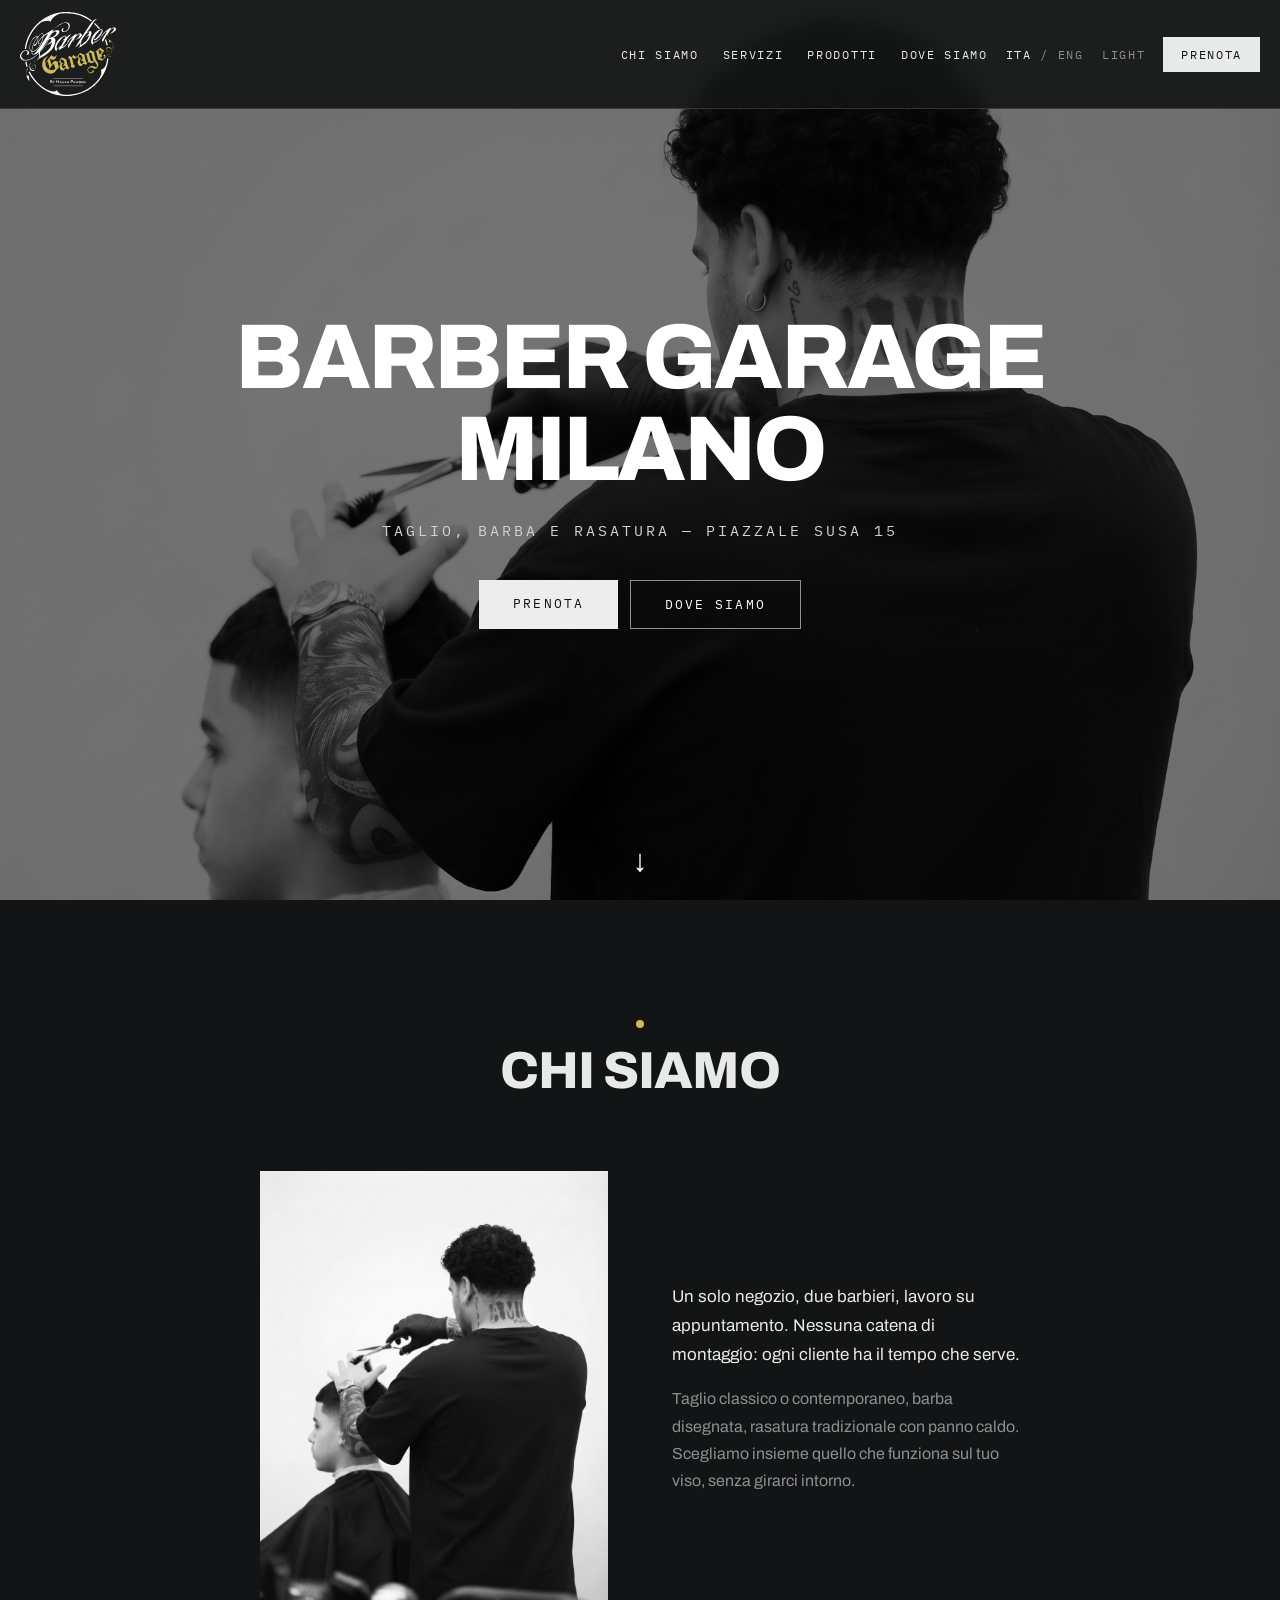
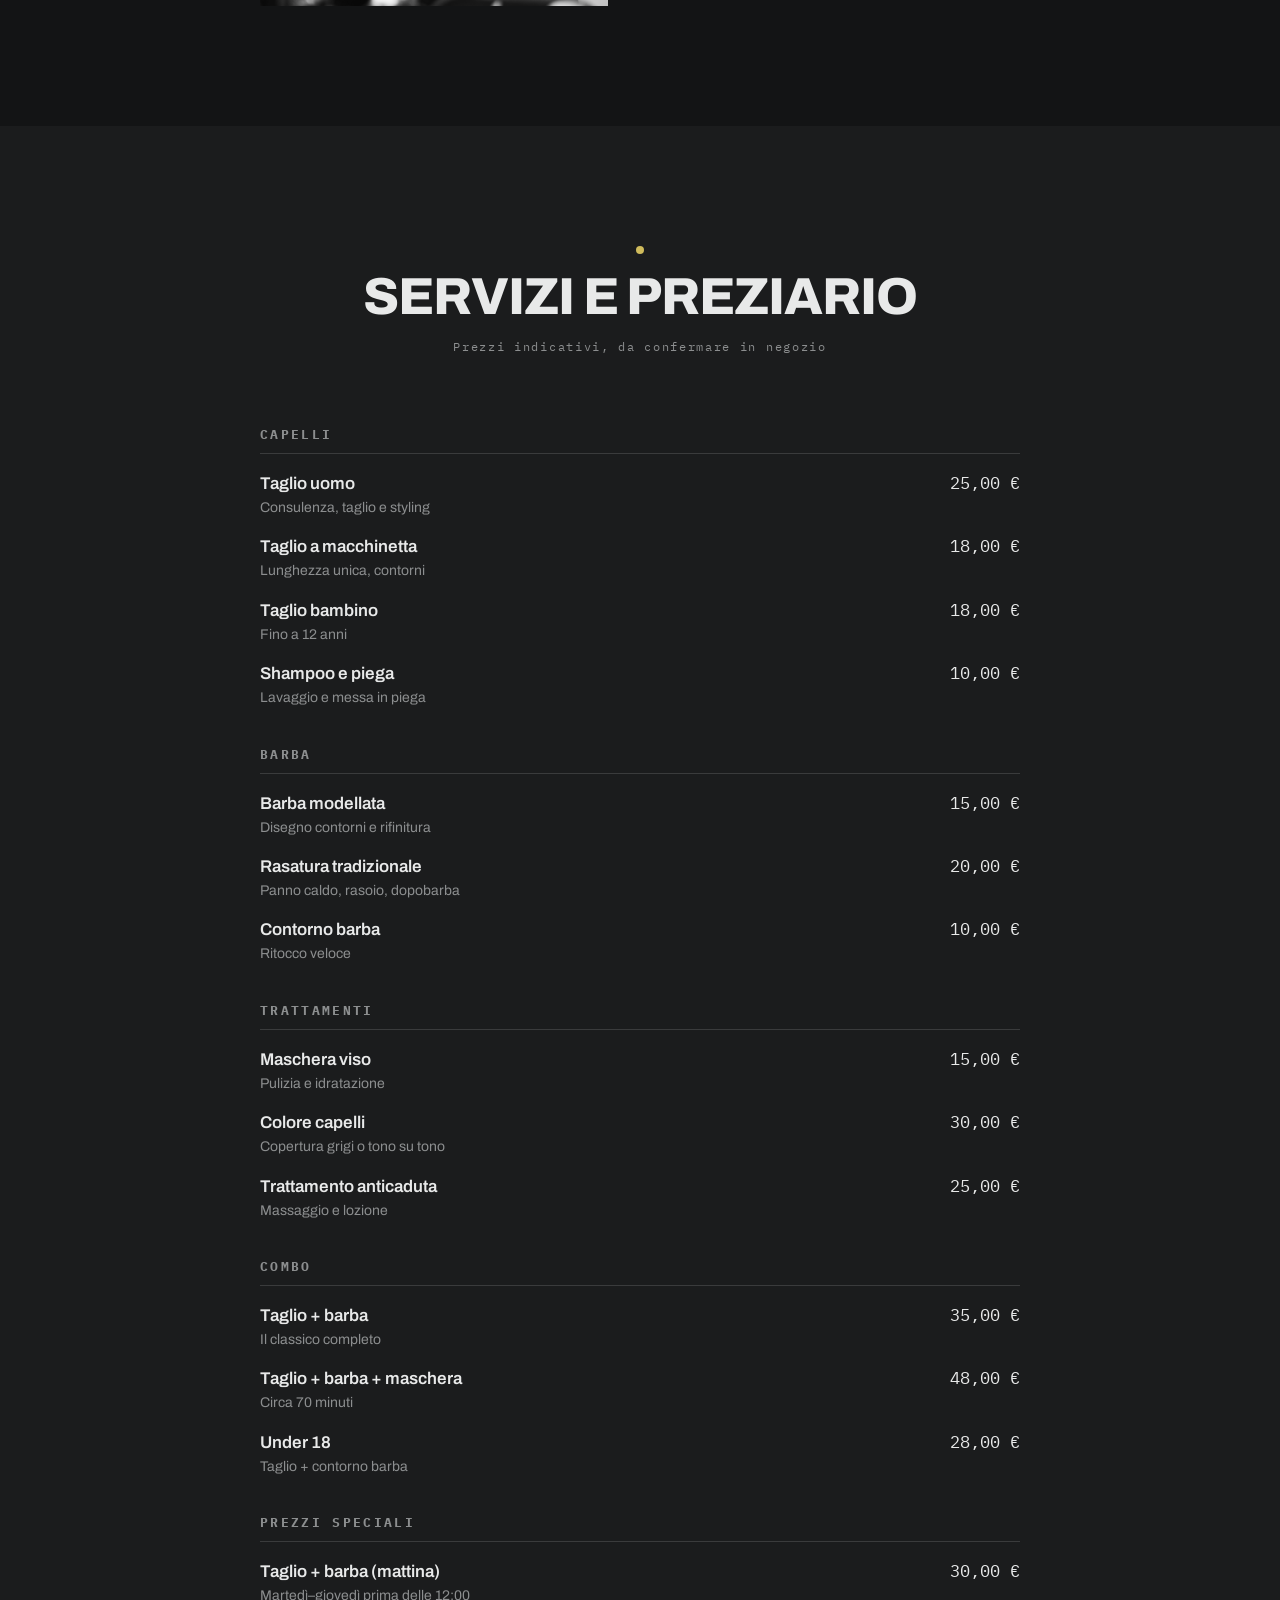
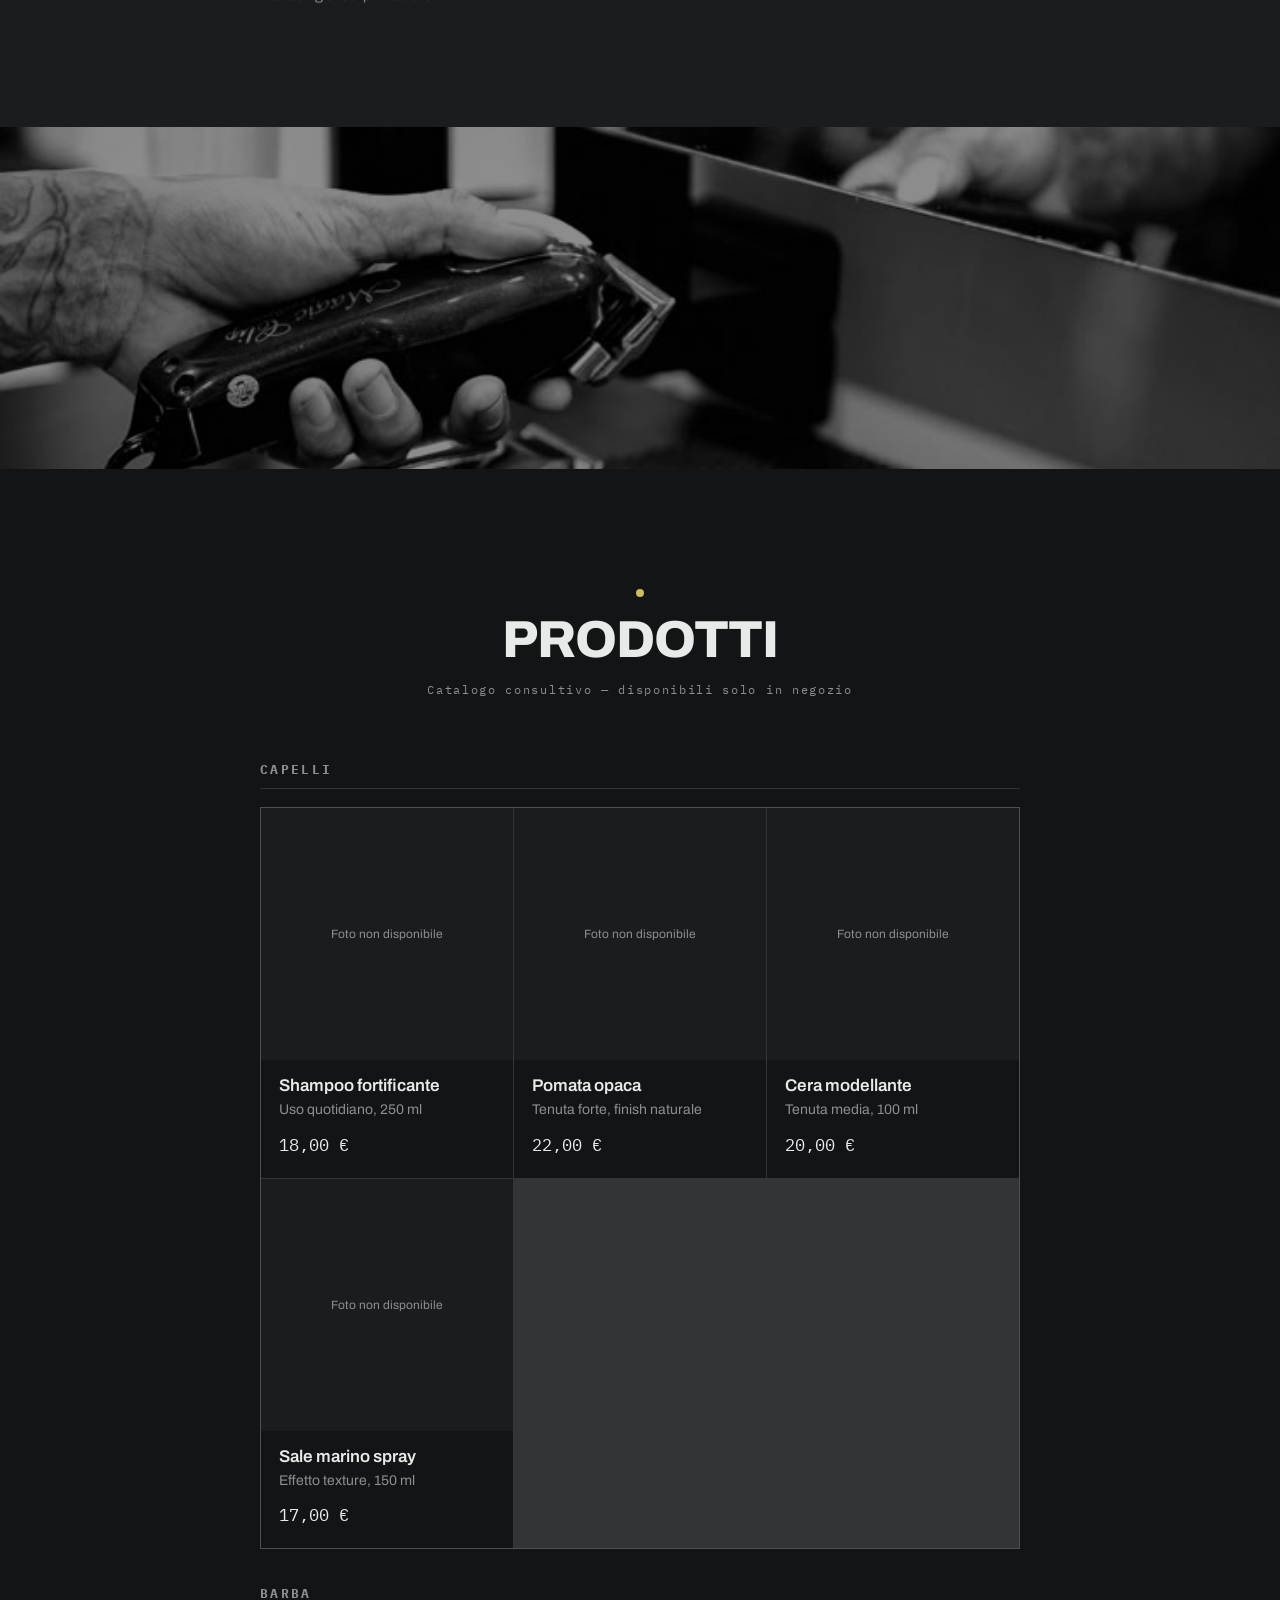
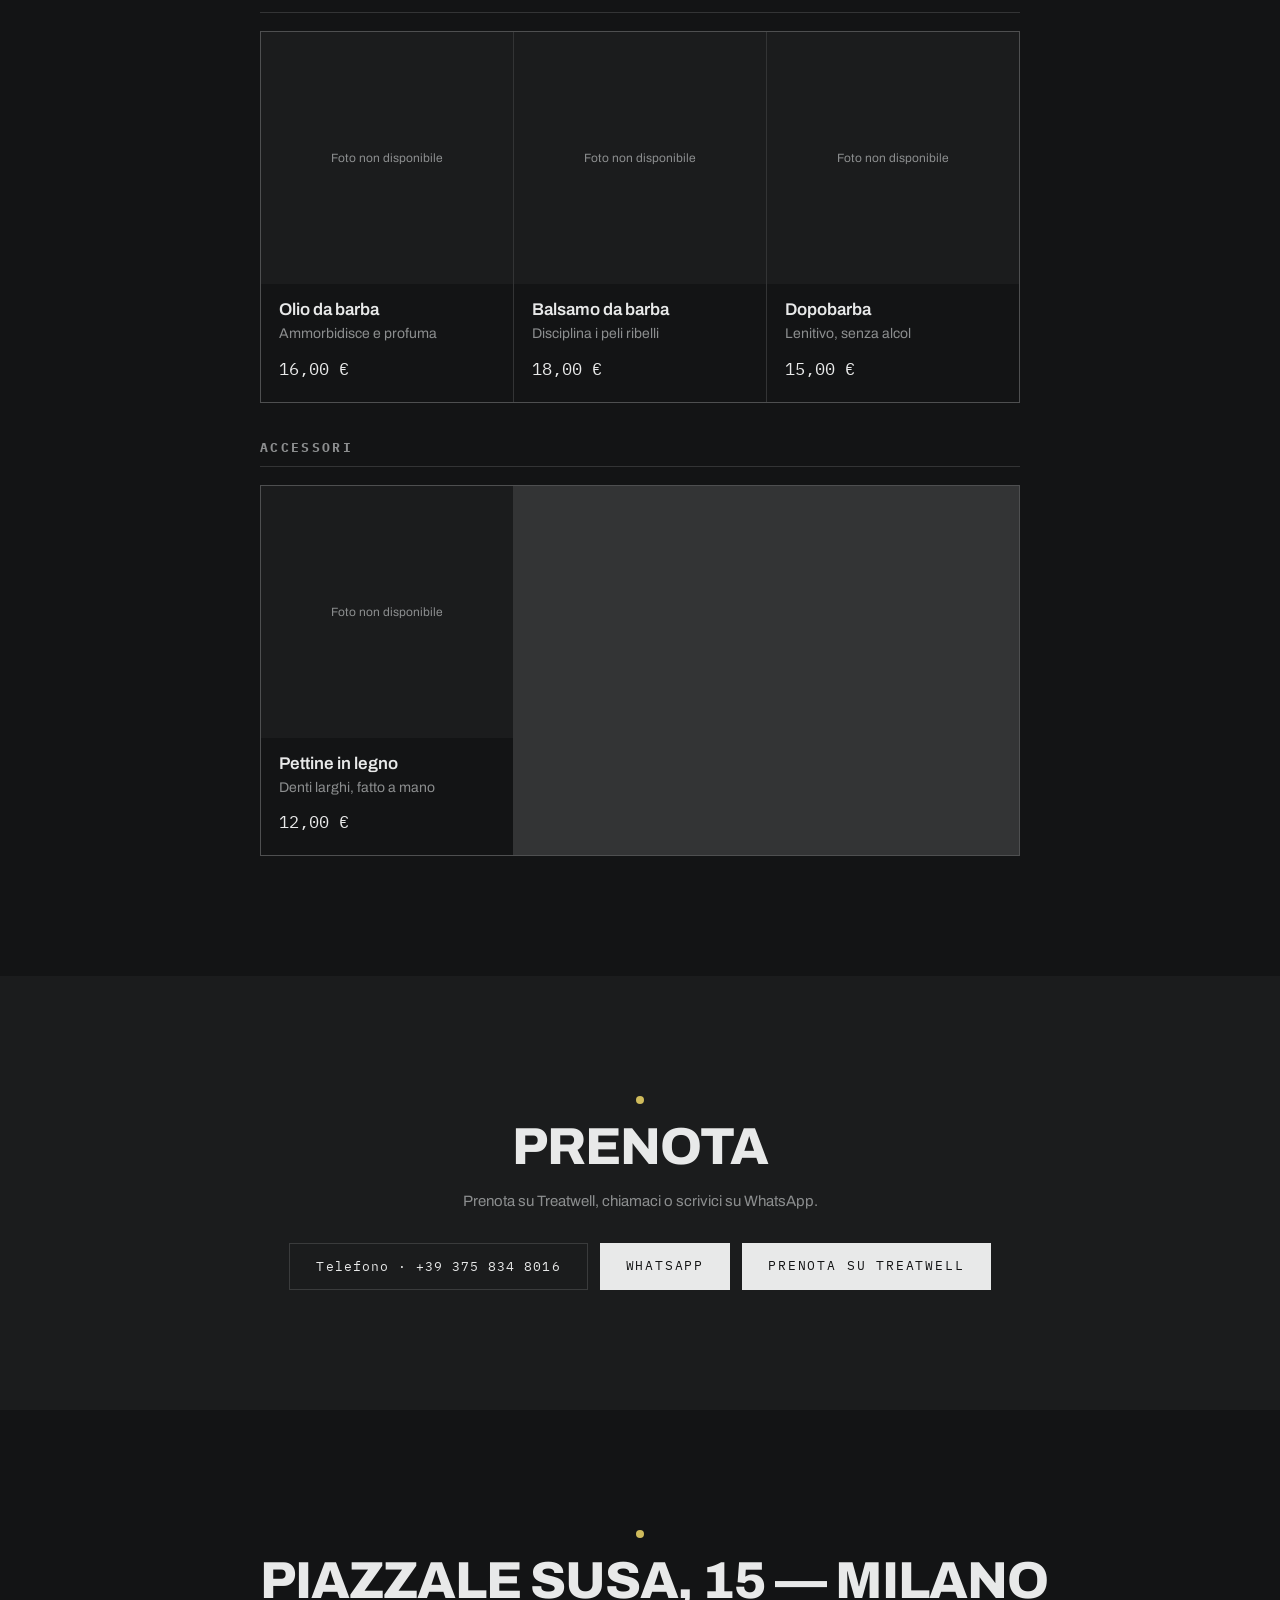
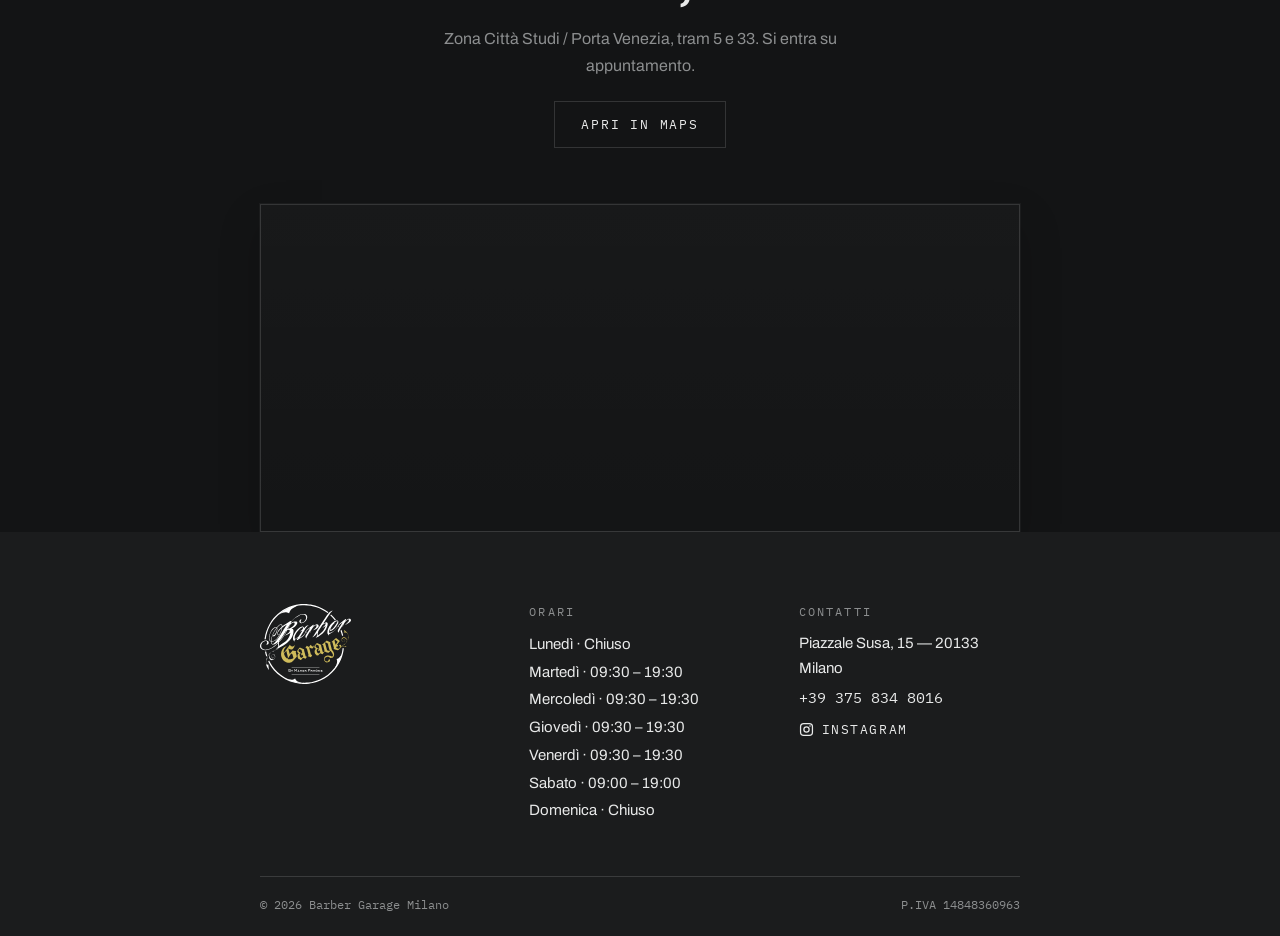
<file: barber-garage-github/index.html>
<!DOCTYPE html>
<html lang="it">
<head>
<meta charset="utf-8">
<meta name="viewport" content="width=device-width, initial-scale=1">
<script src="site.js" defer></script>
<script src="admin/catalogo-iniziale.js" defer></script>
<script src="data-store.js" defer></script>
<script src="catalogo.js" defer></script>
<script src="orari.js" defer></script>

<link rel="preconnect" href="https://fonts.googleapis.com" />
<link rel="preconnect" href="https://fonts.gstatic.com" crossorigin="" />
<link href="https://fonts.googleapis.com/css2?family=Archivo:wght@400;500;600;700;800&family=IBM+Plex+Mono:wght@400;500&display=swap" rel="stylesheet" />
<style>
:root{
  --bg:#131415; --panel:#1b1c1d; --ink:#e8e9e9; --muted:#8c8e8f;
  --accent:#cfbb5c; --line:rgba(232,233,233,.15); --btn-bg:#e8e9e9; --btn-ink:#131415;
}
[data-theme="light"]{
  --bg:#f1f2f2; --panel:#e6e7e7; --ink:#2a2c2d; --muted:#75797a;
  --accent:#cfbb5c; --line:rgba(42,44,45,.16); --btn-bg:#2a2c2d; --btn-ink:#f1f2f2;
}
html{scroll-behavior:smooth;}
body{margin:0;background:var(--bg);color:var(--ink);font-family:'Archivo',system-ui,sans-serif;-webkit-font-smoothing:antialiased;}
*{box-sizing:border-box;}
img{display:block;max-width:100%;}
a{color:var(--ink);text-decoration:none;}
a:hover{color:var(--muted);}
section,footer{scroll-margin-top:110px;}
header a[href="#top"]{display:inline-flex;align-items:center;}
header img{height:84px;width:auto;}

[data-l="en"]{display:none;}
[data-lang="en"] [data-l="en"]{display:revert;}
[data-lang="en"] [data-l="it"]{display:none;}
[data-logo="light"]{display:none;}
[data-theme="light"] [data-logo="light"]{display:block;}
[data-theme="light"] [data-logo="dark"]{display:none;}
@keyframes v2-bob{0%,100%{transform:translateY(0);}50%{transform:translateY(8px);}}
</style>
<title>Barber Garage Milano</title>
<link rel="stylesheet" href="interactions.css">
</head>
<body>


<div data-theme="dark" data-lang="it" style="background:var(--bg);color:var(--ink);min-height:100vh;overflow-x:hidden">

  <header style="position:fixed;top:0;left:0;right:0;z-index:50;display:flex;align-items:center;justify-content:space-between;gap:16px;padding:12px 20px;background:color-mix(in oklab,var(--bg) 90%,transparent);backdrop-filter:blur(10px);border-bottom:1px solid var(--line)">
    <a href="#top" style="display:flex;align-items:center">
      <img data-logo="dark" src="assets/logo-dark-bg.svg" alt="Barber Garage Milano" style="height:84px;width:auto" />
      <img data-logo="light" src="assets/logo-light-bg.svg" alt="Barber Garage Milano" style="height:84px;width:auto" />
    </a>
    <nav style="display:flex;align-items:center;gap:18px">
      <div data-nav-links="" style="display:none;gap:24px;font-family:'IBM Plex Mono',monospace;font-size:12px;letter-spacing:.14em;text-transform:uppercase">
        <a href="#chi-siamo"><span data-l="it">Chi siamo</span><span data-l="en">About</span></a>
        <a href="#servizi"><span data-l="it">Servizi</span><span data-l="en">Services</span></a>
        <a href="#prodotti"><span data-l="it">Prodotti</span><span data-l="en">Products</span></a>
        <a href="#dove-siamo"><span data-l="it">Dove siamo</span><span data-l="en">Find us</span></a>
      </div>
      <button id="toggle-language" type="button" aria-label="Cambia lingua" style="background:none;border:0;padding:0;color:var(--muted);font-family:'IBM Plex Mono',monospace;font-size:12px;letter-spacing:.14em;cursor:pointer" data-hover="1">
        <span data-l="it"><span style="color:var(--ink)">ITA</span> / ENG</span><span data-l="en">ITA / <span style="color:var(--ink)">ENG</span></span>
      </button>
      <button id="toggle-theme" type="button" aria-label="Tema" style="background:none;border:0;padding:0;color:var(--muted);font-family:'IBM Plex Mono',monospace;font-size:12px;letter-spacing:.14em;cursor:pointer" data-hover="2">LIGHT</button>
      <a href="#prenota" style="background:var(--btn-bg);color:var(--btn-ink);padding:10px 18px;font-family:'IBM Plex Mono',monospace;font-size:12px;letter-spacing:.14em;text-transform:uppercase" data-hover="3"><span data-l="it">Prenota</span><span data-l="en">Book</span></a>
    </nav>
  </header>

  <section id="top" style="position:relative;min-height:100svh;display:grid;place-items:center;text-align:center;padding:120px 20px 80px;overflow:hidden">
    <img src="uploads/immagini-1789819663461-hzrr.jpg" alt="" style="position:absolute;inset:0;width:100%;height:100%;object-fit:cover;object-position:52% 26%;filter:grayscale(1) contrast(1.05) brightness(.45)" />
    <div style="position:relative;max-width:900px">
      <h1 style="font-family:'Archivo',sans-serif;font-weight:800;font-size:clamp(40px,8.5vw,92px);line-height:1;letter-spacing:-.03em;text-transform:uppercase;margin:0;color:#fff">Barber Garage<br />Milano</h1>
      <p style="font-family:'IBM Plex Mono',monospace;font-size:clamp(12px,1.6vw,15px);letter-spacing:.2em;text-transform:uppercase;color:#d2d2d2;margin:26px 0 40px">
        <span data-l="it">Taglio, barba e rasatura — Piazzale Susa 15</span><span data-l="en">Cuts, beards and shaves — Piazzale Susa 15</span>
      </p>
      <div style="display:flex;flex-wrap:wrap;gap:12px;justify-content:center">
        <a href="#prenota" style="background:#ededed;color:#121212;padding:15px 34px;font-family:'IBM Plex Mono',monospace;font-size:13px;letter-spacing:.16em;text-transform:uppercase" data-hover="4">Prenota</a>
        <a href="#dove-siamo" style="border:1px solid rgba(255,255,255,.55);color:#fff;padding:15px 34px;font-family:'IBM Plex Mono',monospace;font-size:13px;letter-spacing:.16em;text-transform:uppercase" data-hover="5"><span data-l="it">Dove siamo</span><span data-l="en">Find us</span></a>
      </div>
    </div>
    <a href="#chi-siamo" aria-label="Scorri" style="position:absolute;left:50%;bottom:28px;transform:translateX(-50%);color:#fff;font-size:20px;animation:v2-bob 2.4s ease-in-out infinite">↓</a>
  </section>

  <section id="chi-siamo" style="padding:clamp(64px,10vw,120px) clamp(24px,4vw,48px);background:var(--bg)">
    <div style="max-width:760px;margin:0 auto">
      <div style="text-align:center;margin-bottom:clamp(40px,6vw,72px)">
        <span aria-hidden="true" style="display:block;width:8px;height:8px;border-radius:50%;background:var(--accent);margin:0 auto 14px"></span>
        <h2 style="font-family:'Archivo',sans-serif;font-weight:800;font-size:clamp(28px,4.6vw,52px);letter-spacing:-.02em;text-transform:uppercase;margin:0"><span data-l="it">Chi siamo</span><span data-l="en">About us</span></h2>
      </div>
      <div style="display:grid;grid-template-columns:repeat(auto-fit,minmax(min(100%,300px),1fr));gap:clamp(28px,5vw,64px);align-items:center">
        <img src="uploads/immagini-1789819663461-hzrr.jpg" alt="" style="width:100%;aspect-ratio:4/5;object-fit:cover;object-position:50% 25%;filter:grayscale(1)" />
        <div>
          <p style="font-size:17px;line-height:1.7;color:var(--ink);margin:0 0 16px;font-weight:400"><span data-l="it">Un solo negozio, due barbieri, lavoro su appuntamento. Nessuna catena di montaggio: ogni cliente ha il tempo che serve.</span><span data-l="en">One shop, two barbers, appointments only. No assembly line: every client gets the time the work requires.</span></p>
          <p style="font-size:16px;line-height:1.7;color:var(--muted);margin:0"><span data-l="it">Taglio classico o contemporaneo, barba disegnata, rasatura tradizionale con panno caldo. Scegliamo insieme quello che funziona sul tuo viso, senza girarci intorno.</span><span data-l="en">Classic or contemporary cuts, shaped beards, traditional hot-towel shaves. We decide together what works on your face, no detours.</span></p>
        </div>
      </div>
    </div>
  </section>

  <section id="servizi" style="padding:clamp(64px,10vw,120px) clamp(24px,4vw,48px);background:var(--panel)">
    <div style="max-width:760px;margin:0 auto">
      <div style="text-align:center;margin-bottom:clamp(40px,6vw,72px)">
        <span aria-hidden="true" style="display:block;width:8px;height:8px;border-radius:50%;background:var(--accent);margin:0 auto 14px"></span>
        <h2 style="font-family:'Archivo',sans-serif;font-weight:800;font-size:clamp(28px,4.6vw,52px);letter-spacing:-.02em;text-transform:uppercase;margin:0 0 14px"><span data-l="it">Servizi e preziario</span><span data-l="en">Services and prices</span></h2>
        <p style="font-family:'IBM Plex Mono',monospace;font-size:12px;letter-spacing:.14em;color:var(--muted);margin:0"><span data-l="it">Prezzi indicativi, da confermare in negozio</span><span data-l="en">Indicative prices, confirmed in the shop</span></p>
      </div>
      <garage-catalog kind="services"></garage-catalog>
    </div>
  </section>

  <section style="position:relative;height:clamp(240px,38vh,400px);overflow:hidden">
    <img src="assets/photo-2.jpg" alt="" style="width:100%;height:100%;object-fit:cover;filter:grayscale(1) contrast(1.05) brightness(.55)" />
  </section>

  <section id="prodotti" style="padding:clamp(64px,10vw,120px) clamp(24px,4vw,48px);background:var(--bg)">
    <div style="max-width:760px;margin:0 auto">
      <div style="text-align:center;margin-bottom:clamp(36px,5vw,64px)">
        <span aria-hidden="true" style="display:block;width:8px;height:8px;border-radius:50%;background:var(--accent);margin:0 auto 14px"></span>
        <h2 style="font-family:'Archivo',sans-serif;font-weight:800;font-size:clamp(28px,4.6vw,52px);letter-spacing:-.02em;text-transform:uppercase;margin:0 0 14px"><span data-l="it">Prodotti</span><span data-l="en">Products</span></h2>
        <p style="font-family:'IBM Plex Mono',monospace;font-size:12px;letter-spacing:.14em;color:var(--muted);margin:0"><span data-l="it">Catalogo consultivo — disponibili solo in negozio</span><span data-l="en">Reference catalogue — available in the shop only</span></p>
      </div>
      <garage-catalog kind="products"></garage-catalog>
    </div>
  </section>

  <section id="prenota" style="padding:clamp(64px,10vw,120px) clamp(24px,4vw,48px);background:var(--panel)">
    <div style="max-width:760px;margin:0 auto;text-align:center">
      <span aria-hidden="true" style="display:block;width:8px;height:8px;border-radius:50%;background:var(--accent);margin:0 auto 14px"></span>
      <h2 style="font-family:'Archivo',sans-serif;font-weight:800;font-size:clamp(28px,4.6vw,52px);letter-spacing:-.02em;text-transform:uppercase;margin:0 0 14px"><span data-l="it">Prenota</span><span data-l="en">Book</span></h2>
      <p style="font-size:15px;line-height:1.7;color:var(--muted);margin:0 0 28px"><span data-l="it">Prenota su Treatwell, chiamaci o scrivici su WhatsApp.</span><span data-l="en">Book on Treatwell, call us or message us on WhatsApp.</span></p>
      <div style="display:flex;flex-wrap:wrap;justify-content:center;gap:12px">
        <a href="tel:+393758348016" style="border:1px solid var(--line);color:var(--ink);padding:14px 26px;font-family:'IBM Plex Mono',monospace;font-size:13px;letter-spacing:.08em" data-hover="6"><span data-l="it">Telefono</span><span data-l="en">Phone</span> · +39 375 834 8016</a>
        <a href="https://wa.me/393758348016" target="_blank" rel="noopener noreferrer" style="background:var(--btn-bg);color:var(--btn-ink);padding:14px 26px;font-family:'IBM Plex Mono',monospace;font-size:13px;letter-spacing:.14em;text-transform:uppercase" data-hover="7">WhatsApp</a>
        <a href="https://widget.treatwell.it/salone/barger-garage-milano/?utm_source=widget&amp;utm_medium=partners&amp;utm_campaign=website_sharing" target="_blank" rel="noopener noreferrer" style="background:var(--btn-bg);color:var(--btn-ink);padding:14px 26px;font-family:'IBM Plex Mono',monospace;font-size:13px;letter-spacing:.14em;text-transform:uppercase" data-hover="8"><span data-l="it">Prenota su Treatwell</span><span data-l="en">Book on Treatwell</span></a>
      </div>
    </div>
  </section>

  <section id="dove-siamo" style="padding:clamp(64px,10vw,120px) clamp(24px,4vw,48px) 0;background:var(--bg)">
    <div style="max-width:760px;margin:0 auto;text-align:center;margin-bottom:clamp(32px,5vw,56px)">
      <span aria-hidden="true" style="display:block;width:8px;height:8px;border-radius:50%;background:var(--accent);margin:0 auto 14px"></span>
      <h2 style="font-family:'Archivo',sans-serif;font-weight:800;font-size:clamp(28px,4.6vw,52px);letter-spacing:-.02em;text-transform:uppercase;margin:0 0 16px;white-space:nowrap" data-address>Piazzale Susa,&nbsp;15 <span style="white-space:nowrap">—&nbsp;Milano</span></h2>
      <p style="font-size:16px;line-height:1.7;color:var(--muted);margin:0 auto 22px;max-width:52ch"><span data-l="it">Zona Città Studi / Porta Venezia, tram 5 e 33. Si entra su appuntamento.</span><span data-l="en">Città Studi / Porta Venezia area, tram 5 and 33. Entry by appointment.</span></p>
      <a href="https://maps.google.com/?q=Piazzale+Susa+15+Milano" target="_blank" rel="noopener" style="display:inline-block;border:1px solid var(--line);color:var(--ink);padding:14px 26px;font-family:'IBM Plex Mono',monospace;font-size:13px;letter-spacing:.14em;text-transform:uppercase" data-hover="9"><span data-l="it">Apri in Maps</span><span data-l="en">Open in Maps</span></a>
    </div>
    <div style="max-width:760px;margin:0 auto;padding:10px;border:1px solid var(--line);background:linear-gradient(180deg,rgba(255,255,255,.02),rgba(255,255,255,.005));box-shadow:0 0 0 1px rgba(255,255,255,.04),0 18px 40px rgba(0,0,0,.18)">
      <iframe title="Mappa Barber Garage Milano" src="https://www.google.com/maps?q=Piazzale%20Susa%2015%20Milano&output=embed" style="width:100%;height:clamp(260px,34vh,360px);border:0;display:block;filter:grayscale(1) contrast(1.06) brightness(.9)" loading="lazy"></iframe>
    </div>
  </section>

  <footer style="background:var(--panel);padding:clamp(44px,6vw,72px) clamp(24px,4vw,48px) 24px">
    <div style="max-width:760px;margin:0 auto;display:grid;grid-template-columns:repeat(auto-fit,minmax(min(100%,200px),1fr));gap:clamp(28px,4vw,48px);align-items:start">
      <div>
        <img data-logo="dark" src="assets/logo-dark-bg.svg" alt="Barber Garage Milano" style="height:80px;width:auto" />
        <img data-logo="light" src="assets/logo-light-bg.svg" alt="Barber Garage Milano" style="height:80px;width:auto" />
      </div>
      <div>
        <p style="font-family:'IBM Plex Mono',monospace;font-size:12px;letter-spacing:.18em;text-transform:uppercase;color:var(--muted);margin:0 0 12px"><span data-l="it">Orari</span><span data-l="en">Hours</span></p>
        <garage-hours style="display:block;font-size:15px;line-height:1.85"></garage-hours>
      </div>
      <div>
        <p style="font-family:'IBM Plex Mono',monospace;font-size:12px;letter-spacing:.18em;text-transform:uppercase;color:var(--muted);margin:0 0 12px"><span data-l="it">Contatti</span><span data-l="en">Contacts</span></p>
        <p style="margin:0 0 6px;font-size:15px;line-height:1.7">Piazzale Susa, 15 — 20133 Milano</p>
        <a href="tel:+393758348016" style="font-size:15px;font-family:'IBM Plex Mono',monospace">+39 375 834 8016</a>
        <div style="margin-top:14px">
          <a href="https://www.instagram.com/barbergarage_milano/" target="_blank" rel="noopener" style="display:inline-flex;align-items:center;gap:8px;font-family:'IBM Plex Mono',monospace;font-size:13px;letter-spacing:.12em;text-transform:uppercase">
            <svg width="15" height="15" viewBox="0 0 24 24" fill="none" stroke="currentColor" stroke-width="2"><rect x="2.5" y="2.5" width="19" height="19" rx="5"></rect><circle cx="12" cy="12" r="4.2"></circle><circle cx="17.6" cy="6.4" r="1.2" fill="currentColor" stroke="none"></circle></svg>
            Instagram
          </a>
        </div>
      </div>
    </div>
    <div style="max-width:760px;margin:clamp(32px,4vw,56px) auto 0;padding-top:20px;border-top:1px solid var(--line);display:flex;flex-wrap:wrap;gap:12px;justify-content:space-between;font-family:'IBM Plex Mono',monospace;font-size:12px;color:var(--muted)">
      <p style="margin:0">© 2026 Barber Garage Milano</p>
      <p style="margin:0">P.IVA 14848360963</p>
    </div>
  </footer>
</div>



</body>
</html>
</file>
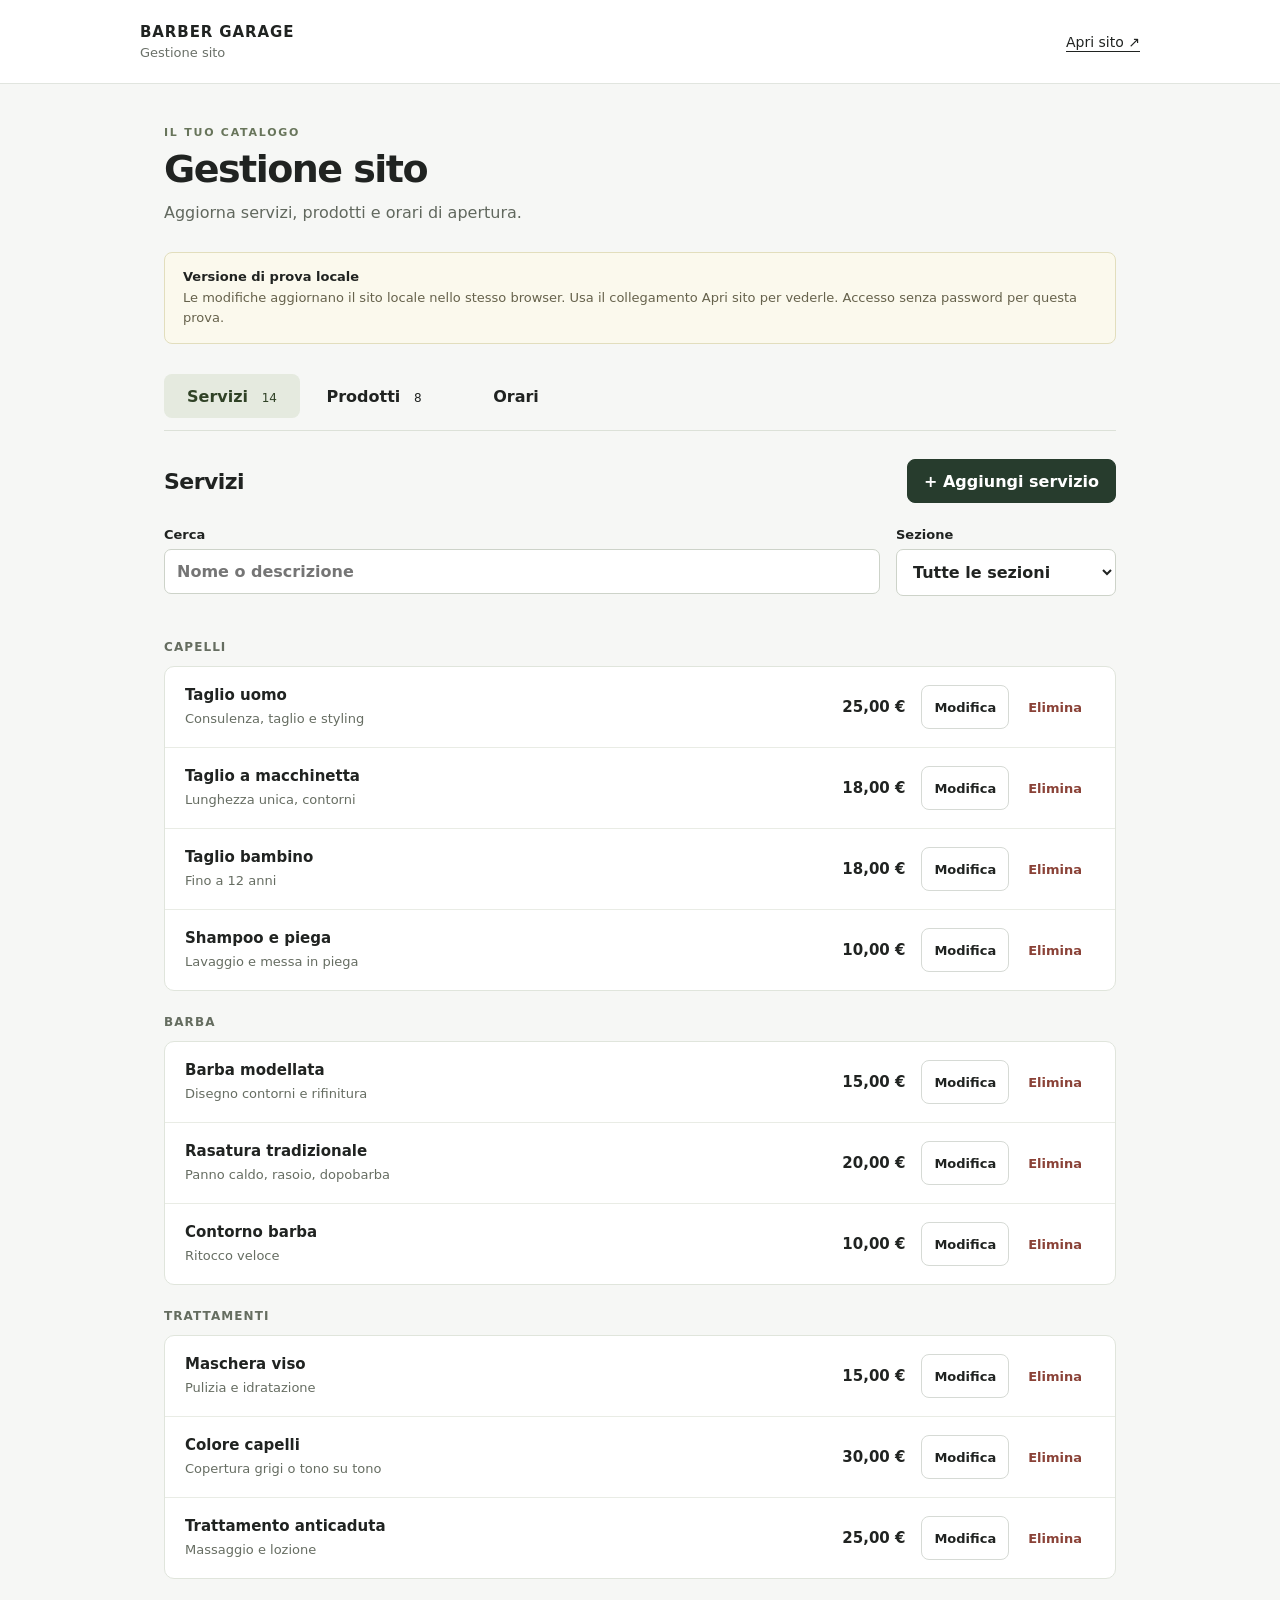
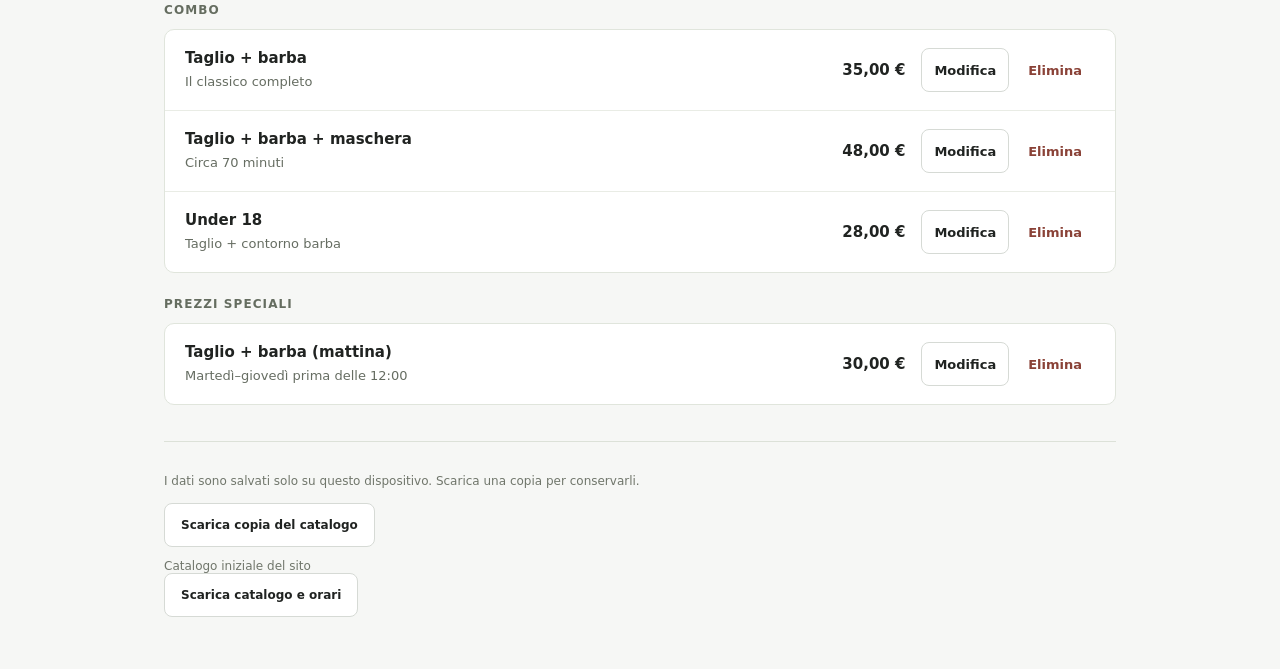
<file: barber-garage-github/admin/index.html>
<!doctype html>
<html lang="it">
<head>
  <meta charset="utf-8">
  <meta name="viewport" content="width=device-width, initial-scale=1">
  <title>Gestione listino · Barber Garage</title>
  <link rel="stylesheet" href="admin.css">
  <script src="catalogo-iniziale.js" defer></script>
  <script src="../data-store.js" defer></script>
<script src="admin.js" defer></script>
<script src="../orari.js" defer></script>
<script src="orari-admin.js" defer></script>
<script src="migration.js" defer></script>
</head>
<body>
  <header><a class="brand" href="../index.html">BARBER GARAGE <span>Gestione sito</span></a><a href="../index.html" target="_blank" rel="noopener">Apri sito ↗</a></header>
  <main>
    <div class="intro"><p class="eyebrow">IL TUO CATALOGO</p><h1>Gestione sito</h1><p>Aggiorna servizi, prodotti e orari di apertura.</p></div>
    <aside class="notice"><strong>Versione di prova locale</strong><span>Le modifiche aggiornano il sito locale nello stesso browser. Usa il collegamento Apri sito per vederle. Accesso senza password per questa prova.</span></aside>
    <nav class="tabs" aria-label="Tipo di catalogo"><button type="button" data-tab="services" aria-pressed="true">Servizi <span id="services-count"></span></button><button type="button" data-tab="products" aria-pressed="false">Prodotti <span id="products-count"></span></button><button type="button" id="hours-tab" aria-pressed="false">Orari</button></nav>
    <section id="catalog-panel" aria-labelledby="list-title">
      <div class="toolbar"><h2 id="list-title">Servizi</h2><button type="button" class="primary" id="add">+ Aggiungi servizio</button></div>
      <div class="filters"><label>Cerca<input type="search" id="search" placeholder="Nome o descrizione"></label><label>Sezione<select id="filter"><option value="">Tutte le sezioni</option></select></label></div>
      <p id="status" role="status" aria-live="polite"></p>
      <div id="list"></div>
    </section>
    <section id="hours-panel" aria-labelledby="hours-title" hidden>
      <h2 id="hours-title">Orari di apertura</h2>
      <p class="hint">Scegli i giorni di chiusura e gli orari. La seconda fascia è facoltativa: usala se fai una pausa durante il giorno.</p>
      <form id="hours-form">
        <div id="hours-days"></div>
        <p id="hours-message" role="status" aria-live="polite"></p>
        <div class="form-actions"><button type="button" id="hours-cancel">Annulla modifiche</button><button type="submit" class="primary" id="hours-save">Salva orari</button></div>
      </form>
    </section>
    <footer><p>I dati sono salvati solo su questo dispositivo. Scarica una copia per conservarli.</p><button type="button" id="export">Scarica copia del catalogo</button><small id="saved"></small></footer>
  </main>
  <dialog id="editor" aria-labelledby="editor-title">
    <form id="form">
      <div class="dialog-head"><h2 id="editor-title">Nuovo servizio</h2><button type="button" class="icon" id="close" aria-label="Chiudi">×</button></div>
      <label>Nome <span class="required">obbligatorio</span><input name="name" required maxlength="100" autocomplete="off"></label>
      <div class="fields"><label>Sezione <span class="required">obbligatoria</span><input name="section" required maxlength="60" list="sections" placeholder="Es. Capelli" autocomplete="off"><datalist id="sections"></datalist></label><label>Prezzo (€) <span class="required">obbligatorio</span><input name="price" type="text" inputmode="decimal" required maxlength="12" pattern="[0-9]+([.,][0-9]{1,2})?" placeholder="Es. 25,00" title="Inserisci un prezzo positivo, con massimo due decimali"></label></div>
      <p class="hint">Per creare una sezione, scrivi un nuovo nome.</p>
      <label>Descrizione<textarea name="description" rows="3" maxlength="500" placeholder="Una breve descrizione (facoltativa)"></textarea></label>
      <fieldset id="photo-field"><legend>Foto prodotto</legend><div class="photo-row"><div class="photo-preview" id="preview">Nessuna foto</div><div><label class="upload">Scegli foto<input type="file" id="photo" accept="image/jpeg,image/png,image/webp"></label><p class="hint">JPG, PNG o WebP, massimo 10 MB.</p><button type="button" class="text-button" id="remove-photo">Rimuovi foto</button></div></div></fieldset>
      <p id="form-error" role="alert"></p>
      <div class="form-actions"><button type="button" id="cancel">Annulla</button><button type="submit" class="primary" id="save">Salva modifiche</button></div>
    </form>
  </dialog>
  <dialog id="delete-dialog" aria-labelledby="delete-title"><h2 id="delete-title">Eliminare questa voce?</h2><p id="delete-name"></p><p>La voce verrà rimossa dal catalogo locale.</p><div class="form-actions"><button type="button" id="delete-cancel">Annulla</button><button type="button" class="danger" id="delete-confirm">Elimina</button></div><p id="delete-error" role="alert"></p></dialog>
</body>
</html>
</file>
<file: barber-garage-github/interactions.css>
[data-hover="1"]:is(:hover,:focus-visible){color:var(--ink) !important;}
[data-hover="2"]:is(:hover,:focus-visible){color:var(--ink) !important;}
[data-hover="3"]:is(:hover,:focus-visible){opacity:.8 !important;color:var(--btn-ink) !important;}
[data-hover="4"]:is(:hover,:focus-visible){background:#cfbb5b !important;color:#121212 !important;}
[data-hover="5"]:is(:hover,:focus-visible){border-color:#fff !important;color:#fff !important;background:rgba(255,255,255,.1) !important;}
[data-hover="6"]:is(:hover,:focus-visible){border-color:var(--ink) !important;color:var(--ink) !important;}
[data-hover="7"]:is(:hover,:focus-visible){opacity:.85 !important;color:var(--btn-ink) !important;}
[data-hover="8"]:is(:hover,:focus-visible){opacity:.85 !important;color:var(--btn-ink) !important;}
[data-hover="9"]:is(:hover,:focus-visible){border-color:var(--ink) !important;color:var(--ink) !important;}

[hidden]{display:none !important;}
@media(min-width:900px){[data-nav-links]{display:flex !important;}}
@media(max-width:899px){[data-address]{white-space:normal !important;text-wrap:balance;}}
a:focus-visible,button:focus-visible{outline:2px solid var(--accent);outline-offset:4px;}
</file>
<file: barber-garage-github/admin/admin.css>
:root{font-family:system-ui,-apple-system,BlinkMacSystemFont,"Segoe UI",sans-serif;color:#202321;background:#f6f7f5;font-synthesis:none;color-scheme:light}
*{box-sizing:border-box}body{margin:0}button,input,select,textarea{font:inherit}button,a,input,select,textarea{-webkit-tap-highlight-color:transparent}button{cursor:pointer}button,a{touch-action:manipulation}button{min-height:44px;padding:10px 16px;border:1px solid #d6dad5;background:#fff;border-radius:8px;color:inherit;font-weight:600}button:hover{background:#edf0eb}button:disabled{opacity:.55;cursor:wait}a{color:inherit;text-underline-offset:4px}button:focus-visible,a:focus-visible,input:focus-visible,textarea:focus-visible,select:focus-visible{outline:3px solid #7a8e57;outline-offset:3px}
header{min-height:84px;padding:20px max(24px,calc((100% - 1000px)/2));display:flex;align-items:center;justify-content:space-between;gap:20px;background:#fff;border-bottom:1px solid #e1e5df}header>a:last-child{font-size:14px;white-space:nowrap}.brand{font-weight:800;letter-spacing:.06em;text-decoration:none;font-size:15px}.brand span{display:block;font-weight:400;letter-spacing:0;color:#6a7068;font-size:13px;margin-top:4px}main{max-width:1000px;margin:auto;padding:40px 24px}h1{font-size:clamp(28px,5vw,38px);letter-spacing:-.04em;margin:6px 0 10px}h2{font-size:22px;letter-spacing:-.025em;margin:0}p{line-height:1.55}.intro>p:last-child{color:#61685e;margin:0}.eyebrow{font-size:11px;letter-spacing:.16em;font-weight:700;color:#68755b;margin:0}.notice{margin:26px 0 30px;padding:14px 18px;border:1px solid #e2debd;background:#fbf9ed;border-radius:8px;font-size:13px;line-height:1.6}.notice strong{display:block}.notice span{color:#66624c}.tabs{display:flex;gap:6px;border-bottom:1px solid #dce1d8;margin-bottom:28px;padding-bottom:12px}.tabs button{background:transparent;border-color:transparent;min-width:136px}.tabs button[aria-pressed=true]{background:#e5eadf;color:#304226}.tabs span{margin-left:8px;font-size:12px;font-weight:400}.toolbar{display:flex;align-items:center;justify-content:space-between;gap:16px}.primary{background:#273c2d;color:#fff;border-color:#273c2d}.primary:hover{background:#354f3c}.filters{display:grid;grid-template-columns:1fr 220px;gap:16px;margin:24px 0 0}label{display:block;font-size:13px;font-weight:600}input:not([type=file]),select,textarea{display:block;width:100%;border:1px solid #cdd3c9;border-radius:7px;padding:12px;background:#fff;color:#202321;margin-top:7px;font-size:16px}textarea{resize:vertical}.required{font-size:11px;font-weight:400;color:#72776e}#status{min-height:24px;font-size:13px;color:#375839;margin:10px 0}.group{margin:0 0 24px}.group>h3{font-size:12px;text-transform:uppercase;letter-spacing:.09em;color:#656d60;margin:0;padding:0 0 12px}.rows{border:1px solid #e0e5dc;border-radius:10px;overflow:hidden;background:#fff}.row{display:flex;align-items:center;gap:16px;padding:18px 20px;border-bottom:1px solid #e9ece5}.row:last-child{border-bottom:0}.row-copy{flex:1;min-width:0}.row h4{font-size:15px;margin:0;overflow-wrap:anywhere}.row p{font-size:13px;color:#666d62;margin:5px 0 0;overflow-wrap:anywhere;white-space:pre-wrap}.price{white-space:nowrap;font-weight:650;font-size:15px}.row-actions{display:flex;gap:6px}.row-actions button{font-size:13px;padding:8px 12px}.row-actions .delete{border-color:transparent;color:#8a4237;background:transparent}.thumb{width:52px;height:60px;object-fit:cover;border-radius:6px;background:#f0f2ec;flex-shrink:0}.placeholder{display:grid;place-items:center;font-size:10px;color:#73796d}.empty{padding:48px 20px;text-align:center;border:1px dashed #cdd3c9;border-radius:10px;color:#62695c}footer{border-top:1px solid #dce1d8;margin-top:36px;padding-top:18px}footer p,footer small{font-size:12px;color:#70766b}footer button{font-size:12px}footer small{display:block;margin-top:12px}dialog{border:0;border-radius:14px;box-shadow:0 24px 90px #0003;padding:28px;width:min(570px,calc(100% - 24px));max-height:calc(100dvh - 32px);overflow:auto}dialog::backdrop{background:#15201888}dialog .dialog-head{display:flex;justify-content:space-between;align-items:center;margin-bottom:24px;gap:16px}.icon{font-size:26px;border:0;background:transparent;padding:0;width:44px}.fields{display:grid;grid-template-columns:1fr 155px;gap:16px;margin-top:18px}.hint{font-size:12px;color:#72786c;margin:8px 0 18px;font-weight:400}fieldset{padding:0;border:0;margin:22px 0 0;min-width:0}legend{font-size:13px;font-weight:600;margin-bottom:10px}.photo-row{display:flex;gap:18px;align-items:center}.photo-preview{width:100px;height:110px;flex-shrink:0;border:1px dashed #ccd3c6;border-radius:8px;display:grid;place-items:center;font-size:12px;color:#70796a;overflow:hidden}.photo-preview img{width:100%;height:100%;object-fit:cover}.upload input{display:block;width:100%;max-width:280px;margin-top:8px;font-size:12px}.text-button{padding:0;min-height:36px;border:0;background:transparent;text-decoration:underline;font-size:12px}.photo-row .hint{margin-bottom:2px}.form-actions{display:flex;justify-content:flex-end;gap:10px;margin-top:24px;padding-top:18px;border-top:1px solid #e2e6de}.danger{background:#963f34;border-color:#963f34;color:white}.danger:hover{background:#7b3028}#form-error,#delete-error{color:#963f34;font-size:13px}[hidden]{display:none!important}
@media(max-width:600px){header{padding:16px;min-height:76px}main{padding:28px 16px}.filters{grid-template-columns:1fr}.row{flex-wrap:wrap;padding:16px;gap:12px}.row-copy{flex-basis:calc(100% - 80px)}.row-actions{margin-left:auto}.price{margin-right:auto}.toolbar h2{font-size:20px}.toolbar button{font-size:13px;padding:10px 12px}.fields{grid-template-columns:1fr}.photo-row{align-items:flex-start}.photo-row>div:last-child{min-width:0}.upload input{max-width:100%}dialog{padding:20px}.tabs button{flex:1;min-width:0}}

.hours-day{background:#fff;border:1px solid #dce1d8;border-radius:10px;padding:18px;margin:18px 0}
.hours-day legend{padding:0 8px;font-size:15px}
.hours-closed{display:flex;align-items:center;gap:8px;margin-bottom:14px}
.hours-closed input[type=checkbox]{width:20px;height:20px;margin:0;accent-color:#273c2d}
.hours-slots{display:grid;grid-template-columns:1fr 1fr;gap:20px}
.hours-slot{display:grid;grid-template-columns:1fr 1fr;gap:12px}
.hours-slot input:disabled{background:#f0f2ed;color:#899080}
#hours-message{font-size:14px;line-height:1.6}
@media(max-width:600px){.hours-slots{grid-template-columns:1fr}.tabs button{padding:10px 8px}}
</file>
